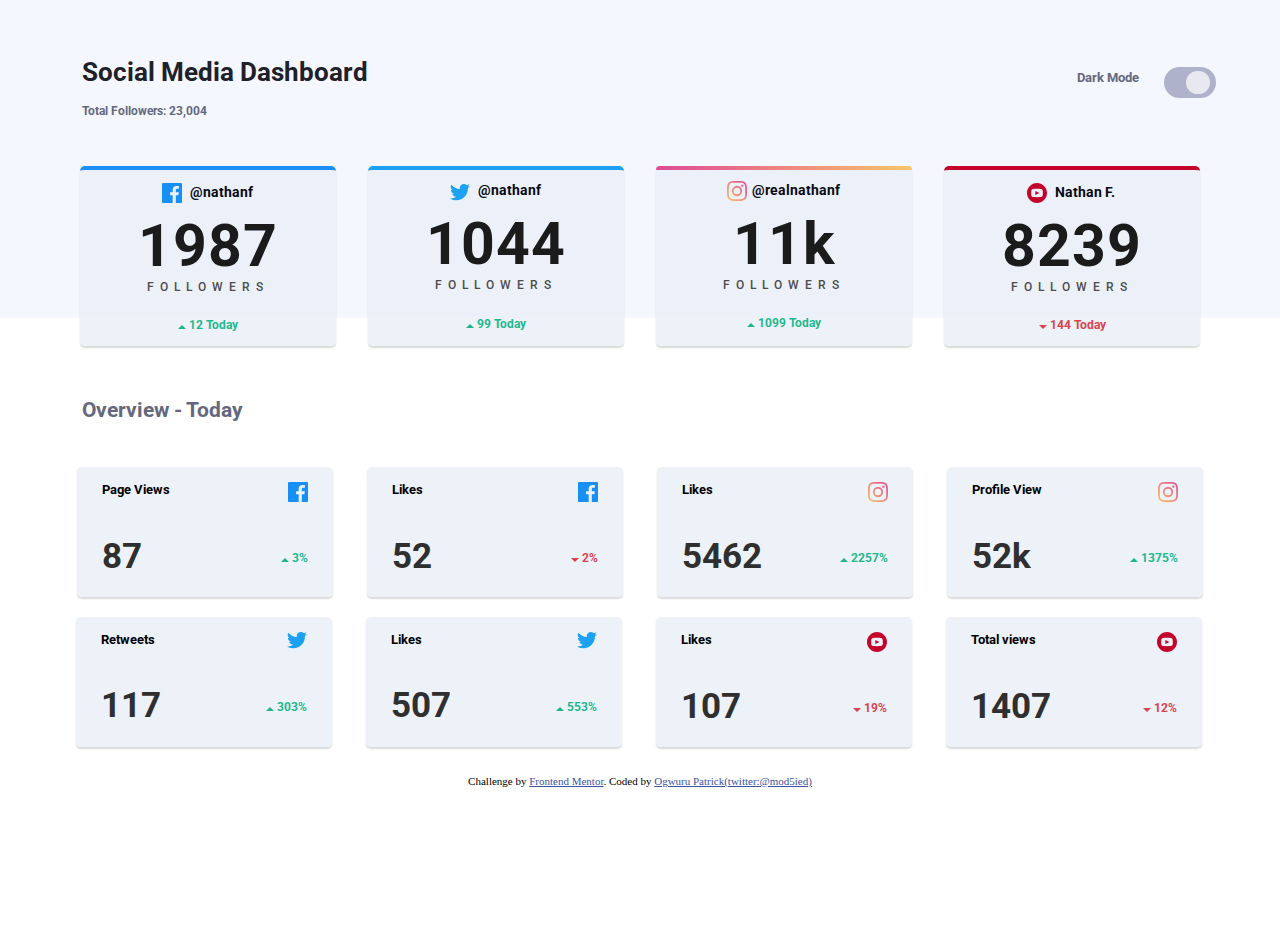
<file: index.html>
<!DOCTYPE html>
<html>
<head>
	<meta charset="UTF-8">	
	<meta name="viewport" content="width=device-width, initial-scale=1.0">
	<link rel="stylesheet" id="theme" href="litestyle.css">
	<link rel="stylesheet" href="https://fonts.googleapis.com/css?family=Roboto">
<title> Socialsite</title>
</head>
<body>
	<div class="header">
	<h2> Social Media Dashboard</h2>
	<p> Total Followers: 23,004  </p><br>
	</div>
	<div class="line"></div>	
		<div id="toggleid"><h3 id="right"> Dark Mode </h3> <span class="toggle">
			<button id="on" onclick="switchSheet()"></button>
			<button id="off" onclick="switchSheet()"></button></span>
		</div>
	<br>
	<div class="container">
	
		<div class="item" id="blue">
			<h2 class="small"> <svg xmlns="http://www.w3.org/2000/svg" width="20" height="20"><path fill="#178FF5" d="M18.896 0H1.104C.494 0 0 .494 0 1.104v17.793C0 19.506.494 20 1.104 20h9.58v-7.745H8.076V9.237h2.606V7.01c0-2.583 1.578-3.99 3.883-3.99 1.104 0 2.052.082 2.329.119v2.7h-1.598c-1.254 0-1.496.597-1.496 1.47v1.928h2.989l-.39 3.018h-2.6V20h5.098c.608 0 1.102-.494 1.102-1.104V1.104C20 .494 19.506 0 18.896 0z"/></svg> <b > @nathanf</b> </h2>
			<p class="bold"> 1987 </p><p class="thin">FOLLOWERS </p><br>
			<p class="color" style="font-family: Roboto, sans-serif; font-size: 12px; font-weight: 700; color: hsl(163, 72%, 42%); bottom: 20px;"><span><svg xmlns="http://www.w3.org/2000/svg" width="8" height="4"><path fill="#1EB589" fill-rule="evenodd" d="M0 4l4-4 4 4z"/></svg>
 12 Today</span></p>
		</div>
		
		<div class="item" id="cyan">
			<h2 class="small"> <svg xmlns="http://www.w3.org/2000/svg" width="20" height="17"><path fill="#1DA1F2" d="M20 1.924a8.192 8.192 0 01-2.357.646A4.11 4.11 0 0019.448.3a8.22 8.22 0 01-2.606.996A4.096 4.096 0 0013.847 0c-2.65 0-4.596 2.472-3.998 5.037A11.648 11.648 0 011.392.752a4.109 4.109 0 001.27 5.478 4.086 4.086 0 01-1.858-.513C.76 7.616 2.122 9.395 4.095 9.79a4.113 4.113 0 01-1.853.07 4.106 4.106 0 003.833 2.849A8.25 8.25 0 010 14.41a11.616 11.616 0 006.29 1.843c7.618 0 11.922-6.434 11.663-12.205A8.354 8.354 0 0020 1.924z"/></svg> <b>@nathanf</b> </h2>
			<p class="bold"> 1044 </p><p class="thin">FOLLOWERS </p><br>
			<p class="color" style="font-family: Roboto, sans-serif; font-size: 12px; font-weight: 700; color: hsl(163, 72%, 42%); bottom: 20px;"><span><svg xmlns="http://www.w3.org/2000/svg" width="8" height="4"><path fill="#1EB589" fill-rule="evenodd" d="M0 4l4-4 4 4z"/></svg>
 99 Today</span></p>
		</div>
		
		<div class="item" id="orange">
			<h2 class="small"> <svg xmlns="http://www.w3.org/2000/svg" width="20" height="20"><defs><linearGradient id="a" x1="100%" x2="0%" y1="0%" y2="100%"><stop offset="0%" stop-color="#DF4896"/><stop offset="50.913%" stop-color="#EE877E"/><stop offset="100%" stop-color="#FDC366"/></linearGradient></defs><path fill="url(#a)" d="M10 1.802c2.67 0 2.987.01 4.042.059 2.71.123 3.975 1.409 4.099 4.099.048 1.054.057 1.37.057 4.04 0 2.672-.01 2.988-.057 4.042-.124 2.687-1.387 3.975-4.1 4.099-1.054.048-1.37.058-4.041.058-2.67 0-2.987-.01-4.04-.058-2.717-.124-3.977-1.416-4.1-4.1-.048-1.054-.058-1.37-.058-4.041 0-2.67.01-2.986.058-4.04.124-2.69 1.387-3.977 4.1-4.1 1.054-.048 1.37-.058 4.04-.058zM10 0C7.284 0 6.944.012 5.878.06 2.246.227.228 2.242.06 5.877.01 6.944 0 7.284 0 10s.012 3.057.06 4.123c.167 3.632 2.182 5.65 5.817 5.817 1.067.048 1.407.06 4.123.06s3.057-.012 4.123-.06c3.629-.167 5.652-2.182 5.816-5.817.05-1.066.061-1.407.061-4.123s-.012-3.056-.06-4.122C19.777 2.249 17.76.228 14.124.06 13.057.01 12.716 0 10 0zm0 4.865a5.135 5.135 0 100 10.27 5.135 5.135 0 000-10.27zm0 8.468a3.333 3.333 0 110-6.666 3.333 3.333 0 010 6.666zm5.338-9.87a1.2 1.2 0 100 2.4 1.2 1.2 0 000-2.4z"/></svg><b> @realnathanf</b></h2>
			<p class="bold"> 11k </p><p class="thin">FOLLOWERS </p><br>
			<p  class="color" style="font-family: Roboto, sans-serif; font-size: 12px; font-weight: 700; color: hsl(163, 72%, 42%); bottom: 20px;"><span><svg xmlns="http://www.w3.org/2000/svg" width="8" height="4"><path fill="#1EB589" fill-rule="evenodd" d="M0 4l4-4 4 4z"/></svg>
 1099 Today</span></p>
		</div>
		
		<div class="item" id="red">
			<h2 class="small"> <svg xmlns="http://www.w3.org/2000/svg" width="20" height="20"><path fill="#C4032B" d="M10 0C4.478 0 0 4.478 0 10c0 5.523 4.478 10 10 10 5.523 0 10-4.477 10-10 0-5.522-4.477-10-10-10zm3.7 14.077c-1.75.12-5.652.12-7.402 0-1.896-.13-2.117-1.059-2.131-4.077.014-3.024.237-3.947 2.131-4.077 1.75-.12 5.652-.12 7.403 0 1.897.13 2.117 1.059 2.132 4.077-.015 3.024-.237 3.947-2.132 4.077zM8.334 8.048l4.098 1.949-4.098 1.955V8.048z"/></svg> <b>Nathan F.</b></h2>
			<p class="bold"> 8239 </p><p class="thin">FOLLOWERS </p><br>
			<p class="color" style="font-family: Roboto, sans-serif; font-size: 12px; font-weight: 700; color: hsl(356, 69%, 56%);"><span><svg xmlns="http://www.w3.org/2000/svg" width="8" height="4"><path fill="#DC414C" fill-rule="evenodd" d="M0 0l4 4 4-4z"/></svg>
 144 Today</span></p>
		</div>
	</div>
	<br>

	<!--current section  --> 
	
	<div class="header2">
		<h2> Overview - Today </h2>
	</div>
	<br>
	<div class="mini">
		<div class="contain">
				<div class="items">Page Views</div>   
				<div class="items"><svg xmlns="http://www.w3.org/2000/svg" width="20" height="20"><path fill="#178FF5" d="M18.896 0H1.104C.494 0 0 .494 0 1.104v17.793C0 19.506.494 20 1.104 20h9.58v-7.745H8.076V9.237h2.606V7.01c0-2.583 1.578-3.99 3.883-3.99 1.104 0 2.052.082 2.329.119v2.7h-1.598c-1.254 0-1.496.597-1.496 1.47v1.928h2.989l-.39 3.018h-2.6V20h5.098c.608 0 1.102-.494 1.102-1.104V1.104C20 .494 19.506 0 18.896 0z"/></svg> </div>
				<div class="items" style="font-size:35px">87</div>    
				<div class="items " style="font-family: Roboto, sans-serif; font-size: 12px; font-weight: 700; color: hsl(163, 72%, 42%);"><svg xmlns="httlp://www.w3.org/2000/svg" width="8" height="4"><path fill="#1EB589" fill-rule="evenodd" d="M0 4l4-4 4 4z"/></svg>
		3% </div>
 	</div><br>

	<div class="contain">
			<div class="items">Likes</div>    
			<div class="items"><svg xmlns="http://www.w3.org/2000/svg" width="20" height="20"><path fill="#178FF5" d="M18.896 0H1.104C.494 0 0 .494 0 1.104v17.793C0 19.506.494 20 1.104 20h9.58v-7.745H8.076V9.237h2.606V7.01c0-2.583 1.578-3.99 3.883-3.99 1.104 0 2.052.082 2.329.119v2.7h-1.598c-1.254 0-1.496.597-1.496 1.47v1.928h2.989l-.39 3.018h-2.6V20h5.098c.608 0 1.102-.494 1.102-1.104V1.104C20 .494 19.506 0 18.896 0z"/></svg> </div>
			<div class="items" style="font-size:35px">52</div>
			<div class="items " style="font-family: Roboto, sans-serif; font-size: 12px; font-weight: 700; color: hsl(356, 69%, 56%);"><svg xmlns="http://www.w3.org/2000/svg" width="8" height="4"><path fill="#DC414C" fill-rule="evenodd" d="M0 0l4 4 4-4z"/></svg>
	2% </div>
 	</div><br>

	<div class="contain">
			<div class="items">Likes</div>
			<div class="items"><svg xmlns="http://www.w3.org/2000/svg" width="20" height="20"><defs><linearGradient id="a" x1="100%" x2="0%" y1="0%" y2="100%"><stop offset="0%" stop-color="#DF4896"/><stop offset="50.913%" stop-color="#EE877E"/><stop offset="100%" stop-color="#FDC366"/></linearGradient></defs><path fill="url(#a)" d="M10 1.802c2.67 0 2.987.01 4.042.059 2.71.123 3.975 1.409 4.099 4.099.048 1.054.057 1.37.057 4.04 0 2.672-.01 2.988-.057 4.042-.124 2.687-1.387 3.975-4.1 4.099-1.054.048-1.37.058-4.041.058-2.67 0-2.987-.01-4.04-.058-2.717-.124-3.977-1.416-4.1-4.1-.048-1.054-.058-1.37-.058-4.041 0-2.67.01-2.986.058-4.04.124-2.69 1.387-3.977 4.1-4.1 1.054-.048 1.37-.058 4.04-.058zM10 0C7.284 0 6.944.012 5.878.06 2.246.227.228 2.242.06 5.877.01 6.944 0 7.284 0 10s.012 3.057.06 4.123c.167 3.632 2.182 5.65 5.817 5.817 1.067.048 1.407.06 4.123.06s3.057-.012 4.123-.06c3.629-.167 5.652-2.182 5.816-5.817.05-1.066.061-1.407.061-4.123s-.012-3.056-.06-4.122C19.777 2.249 17.76.228 14.124.06 13.057.01 12.716 0 10 0zm0 4.865a5.135 5.135 0 100 10.27 5.135 5.135 0 000-10.27zm0 8.468a3.333 3.333 0 110-6.666 3.333 3.333 0 010 6.666zm5.338-9.87a1.2 1.2 0 100 2.4 1.2 1.2 0 000-2.4z"/></svg></div>
			<div class="items" style="font-size:35px">5462</div>  
			<div class="items " style="font-family: Roboto, sans-serif; font-size: 12px; font-weight: 700; color: hsl(163, 72%, 42%);"><svg xmlns="httlp://www.w3.org/2000/svg" width="8" height="4"><path fill="#1EB589" fill-rule="evenodd" d="M0 4l4-4 4 4z"/></svg>
	2257% </div>
 	</div><br>

	<div class="contain">	
			<div class="items">Profile View</div>   
			<div class="items"><svg xmlns="http://www.w3.org/2000/svg" width="20" height="20"><defs><linearGradient id="a" x1="100%" x2="0%" y1="0%" y2="100%"><stop offset="0%" stop-color="#DF4896"/><stop offset="50.913%" stop-color="#EE877E"/><stop offset="100%" stop-color="#FDC366"/></linearGradient></defs><path fill="url(#a)" d="M10 1.802c2.67 0 2.987.01 4.042.059 2.71.123 3.975 1.409 4.099 4.099.048 1.054.057 1.37.057 4.04 0 2.672-.01 2.988-.057 4.042-.124 2.687-1.387 3.975-4.1 4.099-1.054.048-1.37.058-4.041.058-2.67 0-2.987-.01-4.04-.058-2.717-.124-3.977-1.416-4.1-4.1-.048-1.054-.058-1.37-.058-4.041 0-2.67.01-2.986.058-4.04.124-2.69 1.387-3.977 4.1-4.1 1.054-.048 1.37-.058 4.04-.058zM10 0C7.284 0 6.944.012 5.878.06 2.246.227.228 2.242.06 5.877.01 6.944 0 7.284 0 10s.012 3.057.06 4.123c.167 3.632 2.182 5.65 5.817 5.817 1.067.048 1.407.06 4.123.06s3.057-.012 4.123-.06c3.629-.167 5.652-2.182 5.816-5.817.05-1.066.061-1.407.061-4.123s-.012-3.056-.06-4.122C19.777 2.249 17.76.228 14.124.06 13.057.01 12.716 0 10 0zm0 4.865a5.135 5.135 0 100 10.27 5.135 5.135 0 000-10.27zm0 8.468a3.333 3.333 0 110-6.666 3.333 3.333 0 010 6.666zm5.338-9.87a1.2 1.2 0 100 2.4 1.2 1.2 0 000-2.4z"/></svg></div>
			<div class="items" style="font-size:35px">52k</div>  
			<div class="items " style="font-family: Roboto, sans-serif; font-size: 12px; font-weight: 700; color: hsl(163, 72%, 42%);"><svg xmlns="httlp://www.w3.org/2000/svg" width="8" height="4"><path fill="#1EB589" fill-rule="evenodd" d="M0 4l4-4 4 4z"/></svg>
	1375% </div>
 	</div><br>
 
 	<div class="contain">
			<div class="items">Retweets</div>    
			<div class="items"><svg xmlns="http://www.w3.org/2000/svg" width="20" height="17"><path fill="#1DA1F2" d="M20 1.924a8.192 8.192 0 01-2.357.646A4.11 4.11 0 0019.448.3a8.22 8.22 0 01-2.606.996A4.096 4.096 0 0013.847 0c-2.65 0-4.596 2.472-3.998 5.037A11.648 11.648 0 011.392.752a4.109 4.109 0 001.27 5.478 4.086 4.086 0 01-1.858-.513C.76 7.616 2.122 9.395 4.095 9.79a4.113 4.113 0 01-1.853.07 4.106 4.106 0 003.833 2.849A8.25 8.25 0 010 14.41a11.616 11.616 0 006.29 1.843c7.618 0 11.922-6.434 11.663-12.205A8.354 8.354 0 0020 1.924z"/></svg></div>
			<div class="items" style="font-size:35px">117</div>    
			<div class="items " style="font-family: Roboto, sans-serif; font-size: 12px; font-weight: 700; color: hsl(163, 72%, 42%);"><svg xmlns="httlp://www.w3.org/2000/svg" width="8" height="4"><path fill="#1EB589" fill-rule="evenodd" d="M0 4l4-4 4 4z"/></svg>
	303% </div>
 	</div><br>

	<div class="contain">		
			<div class="items">Likes</div>    
			<div class="items"><svg xmlns="http://www.w3.org/2000/svg" width="20" height="17"><path fill="#1DA1F2" d="M20 1.924a8.192 8.192 0 01-2.357.646A4.11 4.11 0 0019.448.3a8.22 8.22 0 01-2.606.996A4.096 4.096 0 0013.847 0c-2.65 0-4.596 2.472-3.998 5.037A11.648 11.648 0 011.392.752a4.109 4.109 0 001.27 5.478 4.086 4.086 0 01-1.858-.513C.76 7.616 2.122 9.395 4.095 9.79a4.113 4.113 0 01-1.853.07 4.106 4.106 0 003.833 2.849A8.25 8.25 0 010 14.41a11.616 11.616 0 006.29 1.843c7.618 0 11.922-6.434 11.663-12.205A8.354 8.354 0 0020 1.924z"/></svg></div>
			<div class="items" style="font-size:35px">507</div>   
			<div class="items " style="font-family: Roboto, sans-serif; font-size: 12px; font-weight: 700; color: hsl(163, 72%, 42%);"><svg xmlns="httlp://www.w3.org/2000/svg" width="8" height="4"><path fill="#1EB589" fill-rule="evenodd" d="M0 4l4-4 4 4z"/></svg>
	553% </div>
 	</div><br>

	<div class="contain">
			<div class="items">Likes</div> 
			<div class="items"><svg xmlns="http://www.w3.org/2000/svg" width="20" height="20"><path fill="#C4032B" d="M10 0C4.478 0 0 4.478 0 10c0 5.523 4.478 10 10 10 5.523 0 10-4.477 10-10 0-5.522-4.477-10-10-10zm3.7 14.077c-1.75.12-5.652.12-7.402 0-1.896-.13-2.117-1.059-2.131-4.077.014-3.024.237-3.947 2.131-4.077 1.75-.12 5.652-.12 7.403 0 1.897.13 2.117 1.059 2.132 4.077-.015 3.024-.237 3.947-2.132 4.077zM8.334 8.048l4.098 1.949-4.098 1.955V8.048z"/></svg></div>
			<div class="items" style="font-size:35px">107</div>
			<div class="items " style="font-family: Roboto, sans-serif; font-size: 12px; font-weight: 700; color: hsl(356, 69%, 56%);"><svg xmlns="http://www.w3.org/2000/svg" width="8" height="4"><path fill="#DC414C" fill-rule="evenodd" d="M0 0l4 4 4-4z"/></svg>
	19% </div>
 	</div><br>

	<div class="contain last">
			<div class="items">Total views</div>   
			<div class="items"><svg xmlns="http://www.w3.org/2000/svg" width="20" height="20"><path fill="#C4032B" d="M10 0C4.478 0 0 4.478 0 10c0 5.523 4.478 10 10 10 5.523 0 10-4.477 10-10 0-5.522-4.477-10-10-10zm3.7 14.077c-1.75.12-5.652.12-7.402 0-1.896-.13-2.117-1.059-2.131-4.077.014-3.024.237-3.947 2.131-4.077 1.75-.12 5.652-.12 7.403 0 1.897.13 2.117 1.059 2.132 4.077-.015 3.024-.237 3.947-2.132 4.077zM8.334 8.048l4.098 1.949-4.098 1.955V8.048z"/></svg> </div>
			<div class="items" style="font-size:35px">1407</div>   
			<div class="items " style="font-family: Roboto, sans-serif; font-size: 12px; font-weight: 700; color: hsl(356, 69%, 56%);"><svg xmlns="http://www.w3.org/2000/svg" width="8" height="4"><path fill="#DC414C" fill-rule="evenodd" d="M0 0l4 4 4-4z"/></svg>
	12% </div>
	 </div>
 </div><br>
 <div class="attribution">
	 Challenge by <a href="https://www.frontendmentor.io?ref=
	 challenge" target="_blank">Frontend Mentor</a>. 
	 Coded by <a href="#"> Ogwuru Patrick(twitter:@mod5ied)</a>
  </div>
 <br><br>
 
 <script>
    function switchSheet() {
		let theme = document.getElementById("theme");
		
		if (theme.getAttribute("href") == "darkstyle.css") {
		theme.href = "litestyle.css";
		} else {
		theme.href = "darkstyle.css";
		}
		}
 </script>
</body>
</html>
</file>
<file: litestyle.css>
* {
	box-sizing: border-box;
	/*border: 1px solid red !important;*/
}

.attribution {
	font-size: 11px;
	text-align: center;
}

.attribution a {
	color: hsl(228, 45%, 44%);
}

body {
	margin: 0;
	padding: 0;
}

.toggle {
	display: flex;
	flex-direction: row;
	justify-content: space-around;

	background: hsl(230, 22%, 74%);
	width: 14%;
	height: 4%;
	border-radius: 20px;
	outline: none;
	position: absolute;
	top: 18.2%;
	right: 8vw;
	cursor: pointer;
}

#off {
	width: 45%;
	height: 85%;
	margin: auto;
	border: none;
	border-radius: 20px;
	outline: none;
	background: hsl(1, 1%, 100%);
	opacity: 0.7;
	font-size: 12px;
	color: #ffb72e;
	text-decoration: none;
	visibility: visible;
}

#on {
	visibility: hidden;
}

.line {
	width: 81vw;
	height: 0.1rem;
	margin: auto;
	background: #333;
}

p.bold {
	font-family: Roboto, sans-serif;
	font-size: 59px;
	letter-spacing: 1px;
	position: relative;
	top: -15px;
	color: #1b1b1b;
}

p.thin {
	font-family: Roboto, sans-serif;
	font-weight: 500;
	text-align: justify;
	letter-spacing: 6px;
	color: #4c4c4c;
	position: relative;
	top: -4em;
}

p/*Figures*/
	{
	font-family: Roboto, sans-serif;
	font-size: 12px;
	font-weight: 700;
	color: #2f2f2f;
}

.small {
	position: relative;
	top: 1em;
}

.color {
	position: relative;
	top: -3em;
}

.header {
	font-family: Roboto, sans-serif;
	font-size: 17px;
	color: hsl(230, 17%, 14%);
	line-height: 0.3;
	margin-top: 3rem;
	margin-left: 8%;
	max-width: 100%;
}

.header2 {
	font-family: Roboto, sans-serif;
	font-size: 14px;
	font-weight: 400;
	color: hsl(228, 12%, 44%);
	margin-left: 8%;
}

.header p {
	font-family: Roboto, sans-serif;
	font-size: 12px;
	font-weight: 700;
	color: hsl(228, 12%, 44%);
}

#toggleid h3 {
	margin-left: 8%;
	font-family: Roboto, sans-serif;
	font-size: 13px; 
	color: hsl(228, 12%, 44%);
}

.item {
	transition: all 0.6s ease-in;
}

.item:hover {
	opacity: 0.6;
	transform: scale(0.97);
	cursor: pointer;
}

.item b {
	font-size: 14px;
	font-weight: 700;
	font-family: Roboto, sans-serif;
	color: #090913;
	position: relative;
	bottom: 6px;
	padding: 2px;
}

.container {
	display: flex;
	flex-flow: row wrap;
	justify-content: center;
}

.container>div {
	background: hsla(227, 47%, 96%);
	width: 300px;
	border-radius: 5px;
	box-shadow: 0 0.1rem 0.1rem 0 rgba(208, 209, 211, 0.822);
	height: 220px;
	margin: 9px;
	line-height: 0.1;

	display: inline-flex;
	flex-direction: column;
	align-items: center;
	justify-content: center;
}

#orange {
	border-top-right-radius: 5px;
	border-top-left-radius: 5px;
	position: relative;

}

#orange:before {
	content: '';
	position: absolute;
	top: 0;
	width: 100%;
	height: 4px;
	border-top-right-radius: 10px;
	border-top-left-radius: 10px;
	background: linear-gradient(to left, hsl(37, 97%, 70%), hsl(329, 70%, 58%));
}

#blue {
	border-top: 4px solid hsl(208, 92%, 53%);
}

#cyan {
	border-top: 4px solid hsl(203, 89%, 53%);
}


#red {
	border-top: 4px solid hsl(348, 97%, 39%);
}

/* The Style for the small boxes */

.contain {
	display: flex;
	flex-flow: row wrap;
	margin: auto;
	border-radius: 5px;
	box-shadow: 0 0.1rem 0.1rem 0 rgba(208, 209, 211, 0.822);
	background: hsla(227, 47%, 96%);
	height: 130px;
	width: 300px;
	transition: all 0.7s ease-in;
}

.contain:hover {
	opacity: 0.6;
	transform: scale(0.97);
	cursor: pointer;
}

.items {
	max-height: 45px;
	min-height: 10%;
	max-width: 50px;
	min-width: 20%;
	margin: 10px 20% 4px 2%;
	flex-basis: 20px;
	flex-shrink: 1;
	flex-grow: 1;
}

.items:nth-child(1) {
	margin-top: 15px;
	margin-left: 25px;
	font-family: Roboto, sans-serif;
	font-size: 16px;
	font-weight: bold;
	color: 2b2b2b;
	max-width: 50%;
}

.items:nth-child(2) {
	margin-top: 15px;
	margin-right: 25px;
	text-align: right;
	font-size: 16px;
	font-family: Roboto, sans-serif;
}

.items:nth-child(3) {
	margin-left: 25px;
	font-family: Roboto, sans-serif;
	font-size: 44px;
	font-weight: 700;
	color: #2f2f2f;
}

.items:nth-child(4) {
	margin-left: 15px;
	margin-right: 25px;
	margin-top: 25px;
	padding: auto;
	text-align: right;
	font-family: Roboto, sans-serif;
	font-weight: 300;
	max-width: 50%;
}

/* WITH LOVE FROM ME TO iPHONE X  SCREENS USERS */
@media only screen and (min-width: 375px){
	.toggle{
		display: flex;
		flex-direction: row;
		justify-content: space-around;
		
		background: hsl(230, 22%, 74%);
		width: 14%;
		height: 2.7%;
		border-radius: 20px;
		outline: none;
		position: absolute;
		top: 10%;
		right: 9vw;
		cursor: pointer;
}
#off{
		width: 45%;
		height: 75%;
		margin: auto;
		border: none;
		border-radius: 20px;
		outline: none;
		background: hsl(1, 1%, 100%);
		opacity: 0.7;
		visibility: visible;
}
#on{
		visibility: hidden;
}
}


/*THIS IS THE DESKTOP VIEW*/
@media only screen and (min-width: 992px) {
	body {
		margin: 0;
		background: hsl(0, 0%, 100%);
		height: 100vh;
		position: relative;
	}

	body::before {
		content: "";
		position: absolute;
		top: -50%;
		bottom: 70%;
		right: 0;
		left: 0;
		background: hsl(225, 100%, 98%);
		z-index: -1;
	}

	.header {
		display: flex;
		flex-flow: column;

		font-family: Roboto, sans-serif;
		font-size: 17px;
		color: hsl(230, 17%, 14%);
		line-height: 0.3;
		margin-top: 3rem;
		margin-left: 6.4%;
		max-width: 40%;
	}

	.header2 {
		font-family: Roboto, sans-serif;
		font-size: 14px;
		font-weight: 400;
		color: hsl(228, 12%, 44%);
		margin-left: 6.4%;
		max-width: 40%;
	}

	/*The toggle text style*/
	#right {
		margin-right: auto;
		position: absolute;
		top: 1%;
		right: 11%;
		font-size: 13px;
	}

	/*Style for the toggle button*/
	.toggle {
		display: flex;
		flex-direction: row;
		justify-content: space-around;

		background: hsl(230, 22%, 74%);
		width: 4.1%;
		height: 3.5%;
		border-radius: 20px;
		outline: none;
		position: absolute;
		top: 2.1%;
		right: 5vw;
		cursor: pointer;
	}

	#off {
		width: 45%;
		height: 75%;
		margin: auto;
		border: none;
		border-radius: 20px;
		outline: none;
		background: hsl(1, 1%, 100%);
		opacity: 0.7;
		font-size: 12px;
		color: #ffb72e;
		text-decoration: none;
		visibility: visible;
	}

	#on {
		visibility: hidden;
	}

	.line {
		visibility: hidden;
	}

	.container>div {
		background: rgba(233, 239, 248, 0.822);
		width: 20%;
		border-radius: 5px;
		height: 180px;
		margin: 16px;
		line-height: 0.1;

		display: flex;
		flex-direction: column;
		align-items: center;
		justify-content: center;
	}

	.mini {
		display: flex;
		flex-flow: row wrap;
		justify-content: center;

	}

	.contain {
		margin: 10px 17px;
		border-radius: 5px;
		background: rgba(233, 239, 248, 0.822);
		height: 130px;
		width: 20%;
		transition: all 0.7s ease-in;
	}

	.last {
		margin-right: 20px;
	}

	.items {
		max-height: 45px;
		min-height: 10%;
		max-width: 50px;
		min-width: 20%;
		margin: 10px 20% 4px 2%;
		flex-basis: 20px;
		flex-shrink: 1;
		flex-grow: 1;
	}

	.items:nth-child(1) {
		margin-top: 15px;
		margin-left: 25px;
		font-family: Roboto, sans-serif;
		font-size: 13px;
		font-weight: bold;
		color: 2b2b2b;
		max-width: 50%;
	}

	.items:nth-child(2) {
		margin-top: 15px;
		margin-right: 25px;
		text-align: right;
		font-family: Roboto, sans-serif;
		font-size: 16px;
	}

	.items:nth-child(3) {
		margin-left: 25px;
		font-family: Roboto, sans-serif;
		font-size: 44px;
		font-weight: 700;
		color: #2f2f2f;
	}

	.items:nth-child(4) {
		margin-left: 15px;
		margin-right: 25px;
		margin-top: 25px;
		padding: auto;
		text-align: right;
		font-family: Roboto, sans-serif;
		font-weight: 300;
		max-width: 50%;
	}
}
</file>
